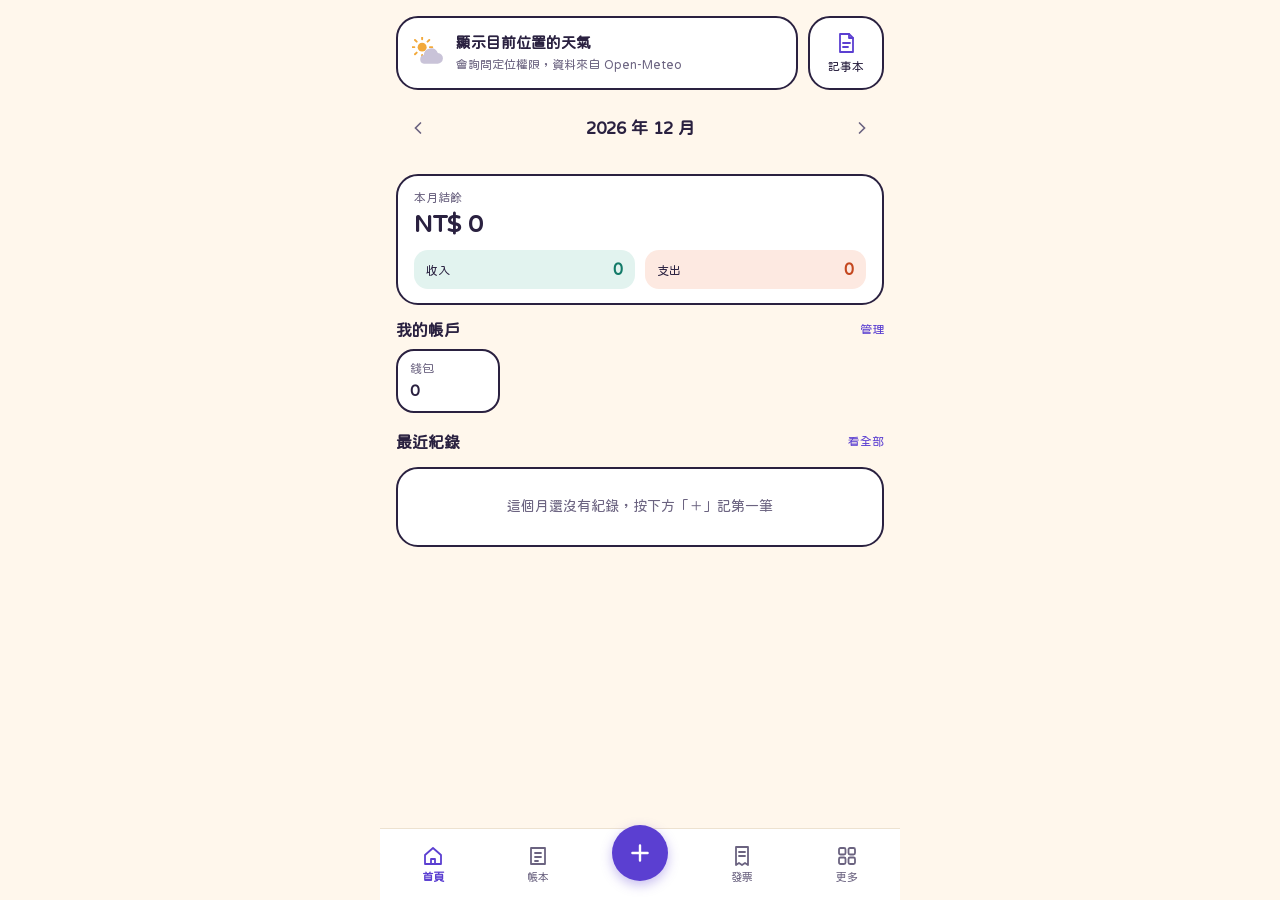
<file: index.html>
<!doctype html>
<html lang="zh-Hant">
<head>
<meta charset="utf-8">
<meta name="viewport" content="width=device-width, initial-scale=1, viewport-fit=cover">
<meta name="theme-color" content="#FFF7EC">
<title>記帳</title>
<link rel="manifest" href="manifest.webmanifest">
<link rel="icon" href="icons/icon.svg" type="image/svg+xml">
<link rel="apple-touch-icon" href="icons/icon-192.png">
<link rel="preconnect" href="https://fonts.googleapis.com">
<link rel="preconnect" href="https://fonts.gstatic.com" crossorigin>
<link href="https://fonts.googleapis.com/css2?family=Huninn&display=swap" rel="stylesheet">
<link rel="stylesheet" href="styles.css">
</head>
<body>
<div id="app">
  <main id="view" aria-live="polite"></main>
  <nav id="tabbar" aria-label="主選單"></nav>
</div>
<div id="modal" hidden></div>
<div id="toast" role="status" hidden></div>
<input type="file" id="file-invoice" accept="*/*" hidden>
<input type="file" id="file-restore" accept="*/*" hidden>
<script src="db.js"></script>
<script src="app.js"></script>
</body>
</html>
</file>
<file: styles.css>
:root {
  --bg: #FFF7EC;
  --card: #FFFFFF;
  --ink: #2A2140;
  --sub: #6B6380;
  --primary: #5B3FD1;
  --primary-dark: #432AA8;
  --primary-tint: #ECE8FB;
  --income: #127A68;
  --income-tint: #E2F3EF;
  --expense: #C4471F;
  --expense-tint: #FDE9E1;
  --line: #F1E8DA;
  --line-strong: #E6D9C5;
  --soft: #F3E8D6;
  --warn-bg: #FBF1DC;
  --warn-ink: #5E460E;
  --radius: 22px;
  --nav-h: 72px;
  --safe-b: env(safe-area-inset-bottom, 0px);
}
* { box-sizing: border-box; -webkit-tap-highlight-color: transparent; }
html, body { margin: 0; background: var(--bg); color: var(--ink); }
body {
  font-family: 'Huninn', 'Noto Sans TC', 'PingFang TC', 'Microsoft JhengHei', system-ui, sans-serif;
  font-variant-numeric: tabular-nums;
  font-size: 15px;
  line-height: 1.4;
}
#app { max-width: 520px; margin: 0 auto; min-height: 100vh; position: relative; }
#view { padding: 16px 16px calc(var(--nav-h) + var(--safe-b) + 24px); }
#view.no-nav { padding-bottom: calc(var(--safe-b) + 24px); }
button, input, select, textarea { font: inherit; color: inherit; }
button { cursor: pointer; }
a { color: var(--primary); text-decoration: none; }
h1 { margin: 0; font-size: 22px; }
h2 { margin: 0; font-size: 16px; }
.sr-only { position: absolute; width: 1px; height: 1px; overflow: hidden; clip: rect(0 0 0 0); }

/* 版面元件 */
.stack { display: flex; flex-direction: column; gap: 14px; }
.row-between { display: flex; align-items: center; justify-content: space-between; gap: 8px; }
.topbar { display: flex; align-items: center; justify-content: space-between; min-height: 48px; margin-bottom: 8px; }
.topbar .title { font-size: 17px; font-weight: 700; }
.topbar .side { min-width: 64px; display: flex; }
.topbar .side.end { justify-content: flex-end; }
.icon-btn { width: 44px; height: 44px; border: 0; background: transparent; color: var(--sub); display: inline-flex; align-items: center; justify-content: center; border-radius: 12px; }
.icon-btn:hover { background: var(--soft); color: var(--ink); }
.link-btn { border: 0; background: transparent; color: var(--primary); min-height: 44px; padding: 0 8px; display: inline-flex; align-items: center; gap: 2px; font-size: 15px; }
.muted { color: var(--sub); }
.small { font-size: 12px; }
.card { background: var(--card); border: 2px solid var(--ink); border-radius: var(--radius); }
.card.pad { padding: 16px; }
.section-label { font-size: 12px; color: var(--sub); padding: 0 4px; margin-bottom: 6px; }
.empty { text-align: center; color: var(--sub); padding: 28px 12px; font-size: 14px; }

/* 首頁 */
.summary { padding: 14px 16px; display: flex; flex-direction: column; gap: 10px; border-radius: 22px; }
.summary .big { font-size: 24px; font-weight: 700; letter-spacing: -0.3px; }
.split { display: grid; grid-template-columns: repeat(2, minmax(0, 1fr)); gap: 10px; }
.pill { border-radius: 14px; padding: 8px 12px; display: flex; align-items: baseline; justify-content: space-between; gap: 6px; }
.pill.in { background: var(--income-tint); }
.pill.in b { color: var(--income); font-size: 16px; }
.pill.out { background: var(--expense-tint); }
.pill.out b { color: var(--expense); font-size: 16px; }
.acct-strip { display: flex; gap: 8px; overflow-x: auto; padding-bottom: 4px; scrollbar-width: none; }
.acct-chip { flex: 0 0 auto; min-width: 104px; background: var(--card); border: 2px solid var(--ink); border-radius: 18px; padding: 10px 12px; display: flex; flex-direction: column; gap: 2px; color: var(--ink); text-align: left; }
.acct-chip span:first-child { font-size: 12px; color: var(--sub); }
.acct-chip b { font-size: 15px; }
.banner { display: flex; align-items: center; gap: 12px; background: var(--ink); color: #fff; border: 0; border-radius: var(--radius); padding: 14px 16px; min-height: 48px; text-align: left; width: 100%; }
.banner span { flex-grow: 1; }

/* 交易列表 */
.list { display: flex; flex-direction: column; }
.item { display: flex; align-items: center; gap: 12px; padding: 12px 14px; border: 0; background: transparent; width: 100%; text-align: left; border-bottom: 1px solid var(--line); }
.list > .item:last-child { border-bottom: 0; }
.item:hover { background: #FFFCF6; }
.badge { flex: 0 0 auto; width: 40px; height: 40px; border-radius: 12px; display: flex; align-items: center; justify-content: center; font-weight: 700; font-size: 15px; }
.item .main { flex-grow: 1; min-width: 0; display: flex; flex-direction: column; gap: 2px; }
.item .main .t { font-size: 15px; }
.item .main .s { font-size: 12px; color: var(--sub); white-space: nowrap; overflow: hidden; text-overflow: ellipsis; }
.amt { font-weight: 700; white-space: nowrap; }
.amt.in { color: var(--income); }
.amt.out { color: var(--ink); }
.amt.tr { color: var(--sub); }
.amt.neg { color: var(--expense); }
.day-head { display: flex; justify-content: space-between; font-size: 12px; color: var(--sub); padding: 0 4px; margin: 4px 0 6px; }

/* 篩選 */
.search { display: flex; align-items: center; gap: 8px; height: 44px; padding: 0 14px; background: var(--card); border: 2px solid var(--line-strong); border-radius: 14px; color: var(--sub); }
.search input { flex-grow: 1; border: 0; background: transparent; font-size: 15px; outline: none; color: var(--ink); }
.chips { display: flex; gap: 8px; flex-wrap: wrap; }
.chip { height: 36px; padding: 0 14px; border-radius: 18px; border: 2px solid var(--line-strong); background: var(--card); font-size: 13px; }
.chip[aria-pressed="true"] { background: var(--ink); border-color: var(--ink); color: #fff; }
select.chip { padding-right: 8px; }
.totals { display: flex; justify-content: space-between; font-size: 13px; color: var(--sub); padding: 0 4px; }

/* 新增紀錄 */
.seg { display: grid; grid-template-columns: repeat(3, minmax(0, 1fr)); gap: 4px; background: var(--soft); border-radius: 14px; padding: 4px; }
.seg button { height: 40px; border: 0; border-radius: 10px; background: transparent; color: var(--sub); font-size: 15px; }
.seg button[aria-pressed="true"] { background: #fff; font-weight: 700; color: var(--ink); }
.seg button[aria-pressed="true"][data-type="expense"] { color: var(--expense); }
.seg button[aria-pressed="true"][data-type="income"] { color: var(--income); }
.seg button[aria-pressed="true"][data-type="transfer"] { color: var(--primary); }
.amount-display { display: flex; align-items: baseline; justify-content: flex-end; gap: 8px; padding: 0 4px; min-height: 64px; }
.amount-display .cur { font-size: 18px; color: var(--sub); }
.amount-display .num { font-size: 44px; font-weight: 700; letter-spacing: -1px; overflow-wrap: anywhere; text-align: right; }
.amount-display .expr { font-size: 14px; color: var(--sub); }
.cat-grid { display: grid; grid-template-columns: repeat(4, minmax(0, 1fr)); gap: 4px; padding: 8px; }
.cat { display: flex; flex-direction: column; align-items: center; gap: 6px; border: 0; background: transparent; font-size: 12px; padding: 6px 0; min-height: 44px; border-radius: 14px; }
.cat .badge { width: 44px; height: 44px; border-radius: 14px; }
.cat[aria-pressed="true"] { font-weight: 700; }
.cat[aria-pressed="true"] .badge { outline: 3px solid var(--ink); outline-offset: 2px; }
.fields { display: flex; flex-direction: column; }
.field { display: flex; align-items: center; gap: 12px; padding: 0 16px; min-height: 48px; border-bottom: 1px solid var(--line); }
.fields > .field:last-child { border-bottom: 0; }
.field > span { font-size: 14px; color: var(--sub); width: 56px; flex: 0 0 auto; }
.field input, .field select { flex-grow: 1; min-width: 0; border: 0; background: transparent; font-size: 15px; min-height: 44px; outline: none; }
.keypad { position: sticky; bottom: calc(var(--safe-b) + 8px); z-index: 5; box-shadow: 0 -6px 16px rgba(42,33,64,0.08); display: grid; grid-template-columns: repeat(4, minmax(0, 1fr)); gap: 8px; background: var(--soft); padding: 12px; border-radius: 22px; }
.key { height: 52px; border: 0; border-radius: 14px; background: #fff; font-size: 22px; }
.key:active { background: var(--primary-tint); }
.key.save { background: var(--primary); color: #fff; font-size: 16px; font-weight: 700; }
.key.save:active { background: var(--primary-dark); }

/* 表單 */
.form { display: flex; flex-direction: column; gap: 12px; }
.form label.lbl { display: flex; flex-direction: column; gap: 6px; font-size: 12px; color: var(--sub); }
.input { height: 44px; border: 2px solid var(--line-strong); border-radius: 14px; padding: 0 12px; font-size: 15px; color: var(--ink); background: var(--bg); width: 100%; }
.input:focus { outline: 2px solid var(--primary); outline-offset: 1px; }
.btn { height: 48px; border: 0; border-radius: 16px; background: var(--primary); color: #fff; font-size: 15px; font-weight: 700; padding: 0 18px; }
.btn:hover { background: var(--primary-dark); }
.btn.ghost { background: #fff; color: var(--ink); border: 2px solid var(--line-strong); font-weight: 400; }
.btn.ghost:hover { background: var(--soft); }
.btn.dark { background: var(--ink); }
.btn.danger { background: #fff; color: var(--expense); border: 2px solid var(--expense-tint); font-weight: 400; }
.btn.block { width: 100%; }
.btn:disabled { opacity: 0.45; cursor: not-allowed; }
.btn-row { display: grid; grid-template-columns: repeat(2, minmax(0, 1fr)); gap: 10px; }
.swatches { display: flex; flex-wrap: wrap; gap: 8px; }
.swatch { width: 40px; height: 40px; border-radius: 12px; border: 0; display: flex; align-items: center; justify-content: center; font-weight: 700; }
.swatch[aria-pressed="true"] { outline: 3px solid var(--ink); outline-offset: 2px; }
.note { background: var(--warn-bg); color: var(--warn-ink); border-radius: 14px; padding: 12px 14px; font-size: 13px; line-height: 1.6; }

/* 設定列 */
.srow { display: flex; align-items: center; gap: 12px; min-height: 54px; padding: 8px 16px; border: 0; background: transparent; width: 100%; text-align: left; border-bottom: 1px solid var(--line); color: var(--ink); }
.list > .srow:last-child { border-bottom: 0; }
.srow .main { flex-grow: 1; display: flex; flex-direction: column; }
.srow .main .s { font-size: 12px; color: var(--sub); }
.srow:hover { background: #FFFCF6; }

/* 發票 */
.inv { padding: 14px; display: flex; flex-direction: column; gap: 10px; }
.inv details { background: var(--bg); border-radius: 12px; padding: 8px 10px; font-size: 13px; }
.inv summary { cursor: pointer; color: var(--sub); min-height: 28px; display: flex; align-items: center; }
.inv .line { display: flex; justify-content: space-between; gap: 12px; padding: 2px 0; }
.inv .line span:first-child { overflow-wrap: anywhere; }
.inv .pickers { display: grid; grid-template-columns: repeat(2, minmax(0, 1fr)); gap: 8px; }
.inv .pickers label { display: flex; flex-direction: column; gap: 4px; font-size: 12px; color: var(--sub); }
.inv .pickers select { height: 40px; border: 2px solid var(--line-strong); border-radius: 12px; background: #fff; padding: 0 8px; font-size: 14px; color: var(--ink); }
.inv .actions { display: flex; align-items: center; gap: 8px; }
.inv .actions label { display: flex; align-items: center; gap: 6px; font-size: 12px; color: var(--sub); flex-grow: 1; min-height: 44px; }
.inv .actions input { width: 18px; height: 18px; accent-color: var(--primary); }
.warn { color: var(--expense); font-size: 12px; }
.sticky-actions { position: sticky; bottom: calc(var(--nav-h) + var(--safe-b) + 12px); margin-top: 4px; }

/* 底部選單 */
#tabbar { position: fixed; left: 50%; transform: translateX(-50%); bottom: 0; width: 100%; max-width: 520px; height: calc(var(--nav-h) + var(--safe-b)); padding-bottom: var(--safe-b); background: #fff; border-top: 1px solid #EDE2D0; display: flex; justify-content: space-around; align-items: center; z-index: 10; }
#tabbar[hidden] { display: none; }
.tab { display: flex; flex-direction: column; align-items: center; gap: 2px; width: 64px; min-height: 52px; justify-content: center; font-size: 11px; color: var(--sub); border: 0; background: transparent; }
.tab[aria-current="page"] { color: var(--primary); font-weight: 700; }
.fab { width: 56px; height: 56px; margin-top: -24px; border-radius: 28px; background: var(--primary); color: #fff; border: 0; display: flex; align-items: center; justify-content: center; box-shadow: 0 4px 12px rgba(91,63,209,0.35); }

/* 對話框與提示 */
#modal { position: fixed; inset: 0; background: rgba(42,33,64,0.45); display: flex; align-items: flex-end; justify-content: center; z-index: 20; }
#modal[hidden] { display: none; }
.sheet { background: var(--bg); width: 100%; max-width: 520px; border-radius: 26px 26px 0 0; padding: 20px 16px calc(20px + var(--safe-b)); max-height: 88vh; overflow-y: auto; display: flex; flex-direction: column; gap: 14px; }
.sheet h2 { font-size: 18px; }
#toast { position: fixed; left: 50%; transform: translateX(-50%); top: calc(env(safe-area-inset-top, 0px) + 16px); background: var(--ink); color: #fff; padding: 10px 16px; border-radius: 14px; font-size: 14px; z-index: 30; max-width: 90vw; text-align: center; }
#toast[hidden] { display: none; }

/* 天氣 */
.weather { display: flex; align-items: center; gap: 4px; padding: 8px 8px 8px 14px; }
.weather-main { flex-grow: 1; min-width: 0; display: flex; align-items: center; gap: 8px; border: 0; background: transparent; text-align: left; padding: 4px 0; min-height: 56px; color: var(--ink); }
.weather-main .wt { font-size: 28px; font-weight: 700; letter-spacing: -1px; }
.weather-main .wd { display: flex; flex-direction: column; gap: 1px; }
.weather-off { display: flex; align-items: center; gap: 12px; width: 100%; text-align: left; padding: 14px; color: var(--ink); }
.wrow { display: grid; grid-template-columns: 88px 28px 1fr 52px auto; align-items: center; gap: 8px; padding: 10px 14px; border-bottom: 1px solid var(--line); font-size: 14px; }
.list > .wrow:last-child { border-bottom: 0; }
.wrow .wday { color: var(--sub); font-size: 13px; }
.wrow .wpop { color: #2F66B0; font-size: 13px; display: inline-flex; align-items: center; gap: 2px; }
.wrow .wtemp { text-align: right; white-space: nowrap; }

/* 記事本 */
.note-card { display: flex; flex-direction: column; gap: 6px; padding: 14px 16px; color: var(--ink); }
.note-card:hover { background: #FFFCF6; }
.note-card .nt { display: flex; align-items: center; gap: 4px; min-width: 0; overflow: hidden; text-overflow: ellipsis; white-space: nowrap; }
.note-card .pin { color: var(--primary); display: inline-flex; }
.note-card .ns { font-size: 13px; color: var(--sub); display: -webkit-box; -webkit-line-clamp: 2; -webkit-box-orient: vertical; overflow: hidden; }
.note-title { border: 0; background: transparent; font-size: 22px; font-weight: 700; padding: 4px 2px; outline: none; width: 100%; }
.note-body { border: 2px solid var(--line-strong); background: var(--card); border-radius: 18px; padding: 14px; min-height: 60vh; font-size: 16px; line-height: 1.7; resize: vertical; outline: none; width: 100%; }
.note-body:focus { border-color: var(--primary); }

/* 首頁上方：天氣＋記事本捷徑 */
.home-top { display: flex; gap: 10px; align-items: stretch; }
.home-top > .weather, .home-top > .weather-off { flex: 1 1 auto; min-width: 0; width: auto; }
.notes-tile { flex: 0 0 76px; display: flex; flex-direction: column; align-items: center; justify-content: center; gap: 4px; color: var(--primary); font-size: 12px; position: relative; min-height: 72px; }
.notes-tile span { color: var(--ink); }
.notes-tile .nbadge { position: absolute; top: 6px; right: 8px; min-width: 18px; height: 18px; padding: 0 5px; border-radius: 9px; background: var(--primary); color: #fff; font-size: 11px; line-height: 18px; text-align: center; }
</file>
